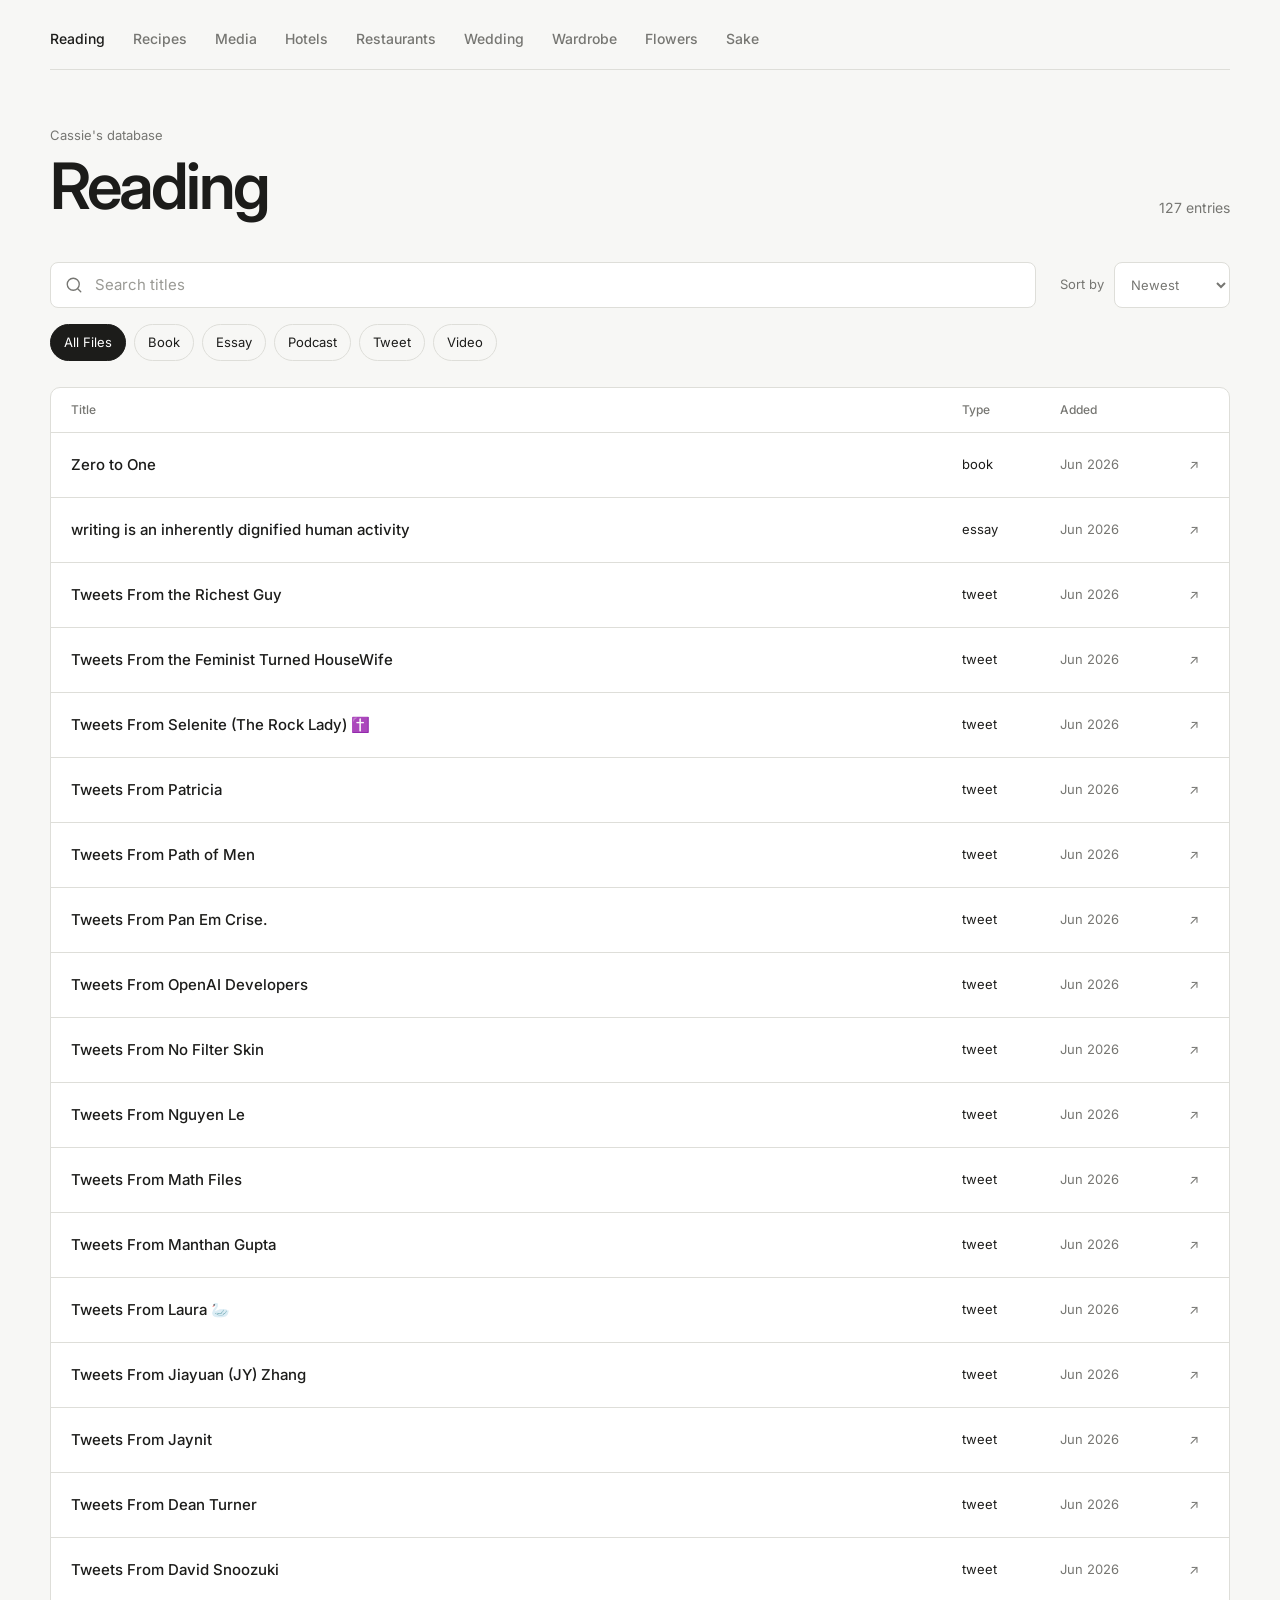
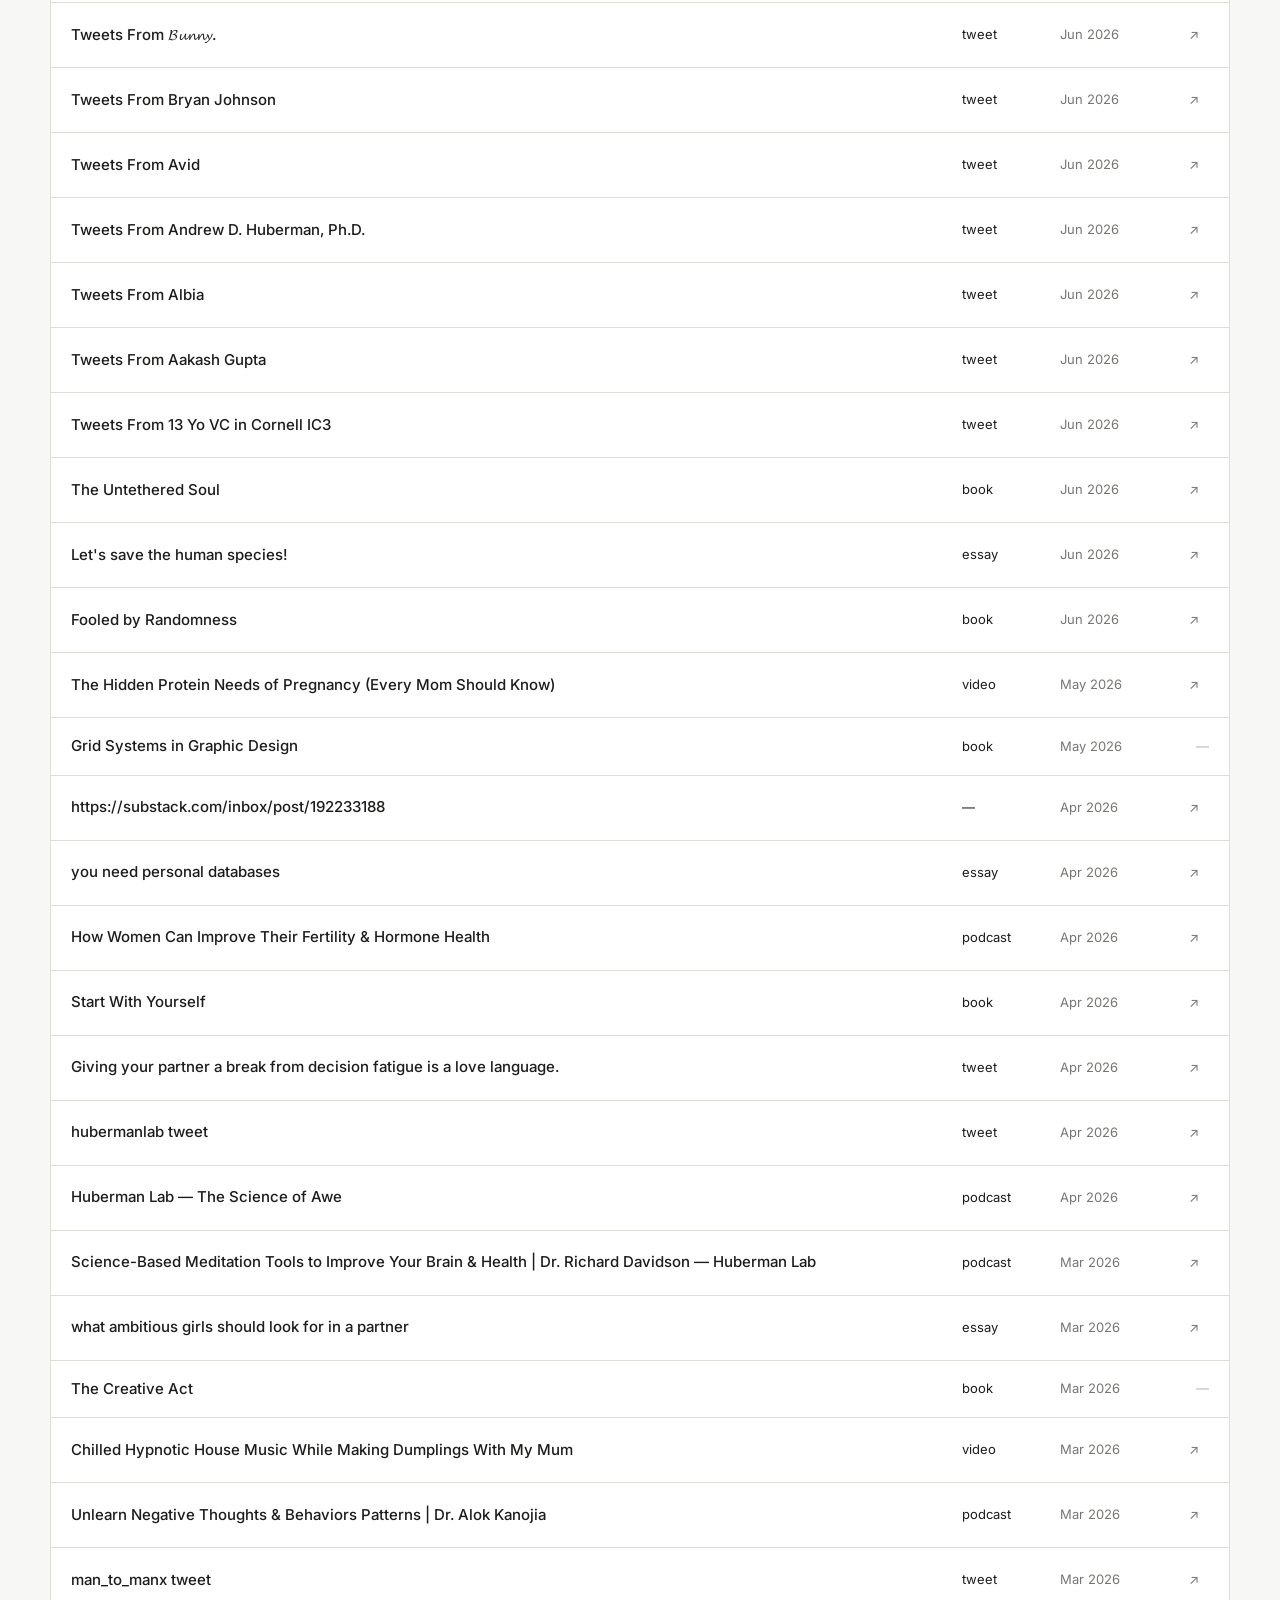
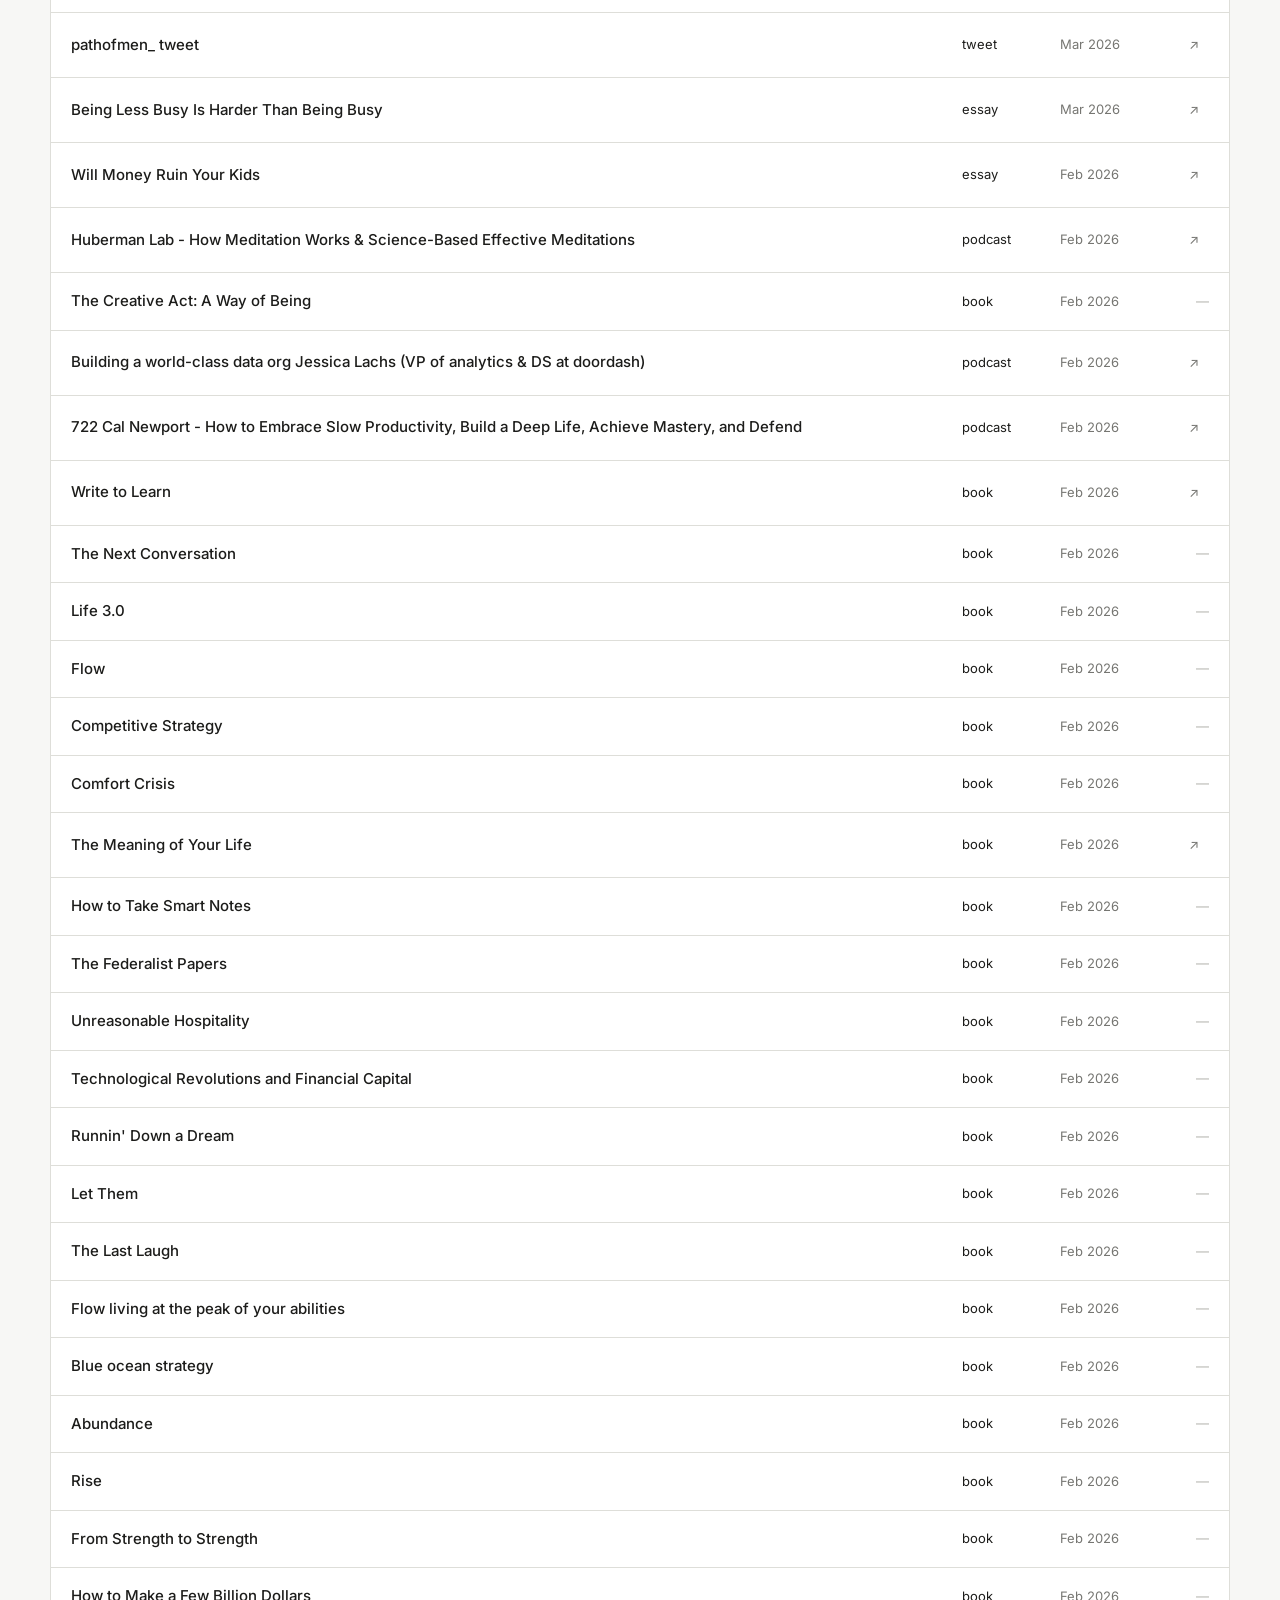
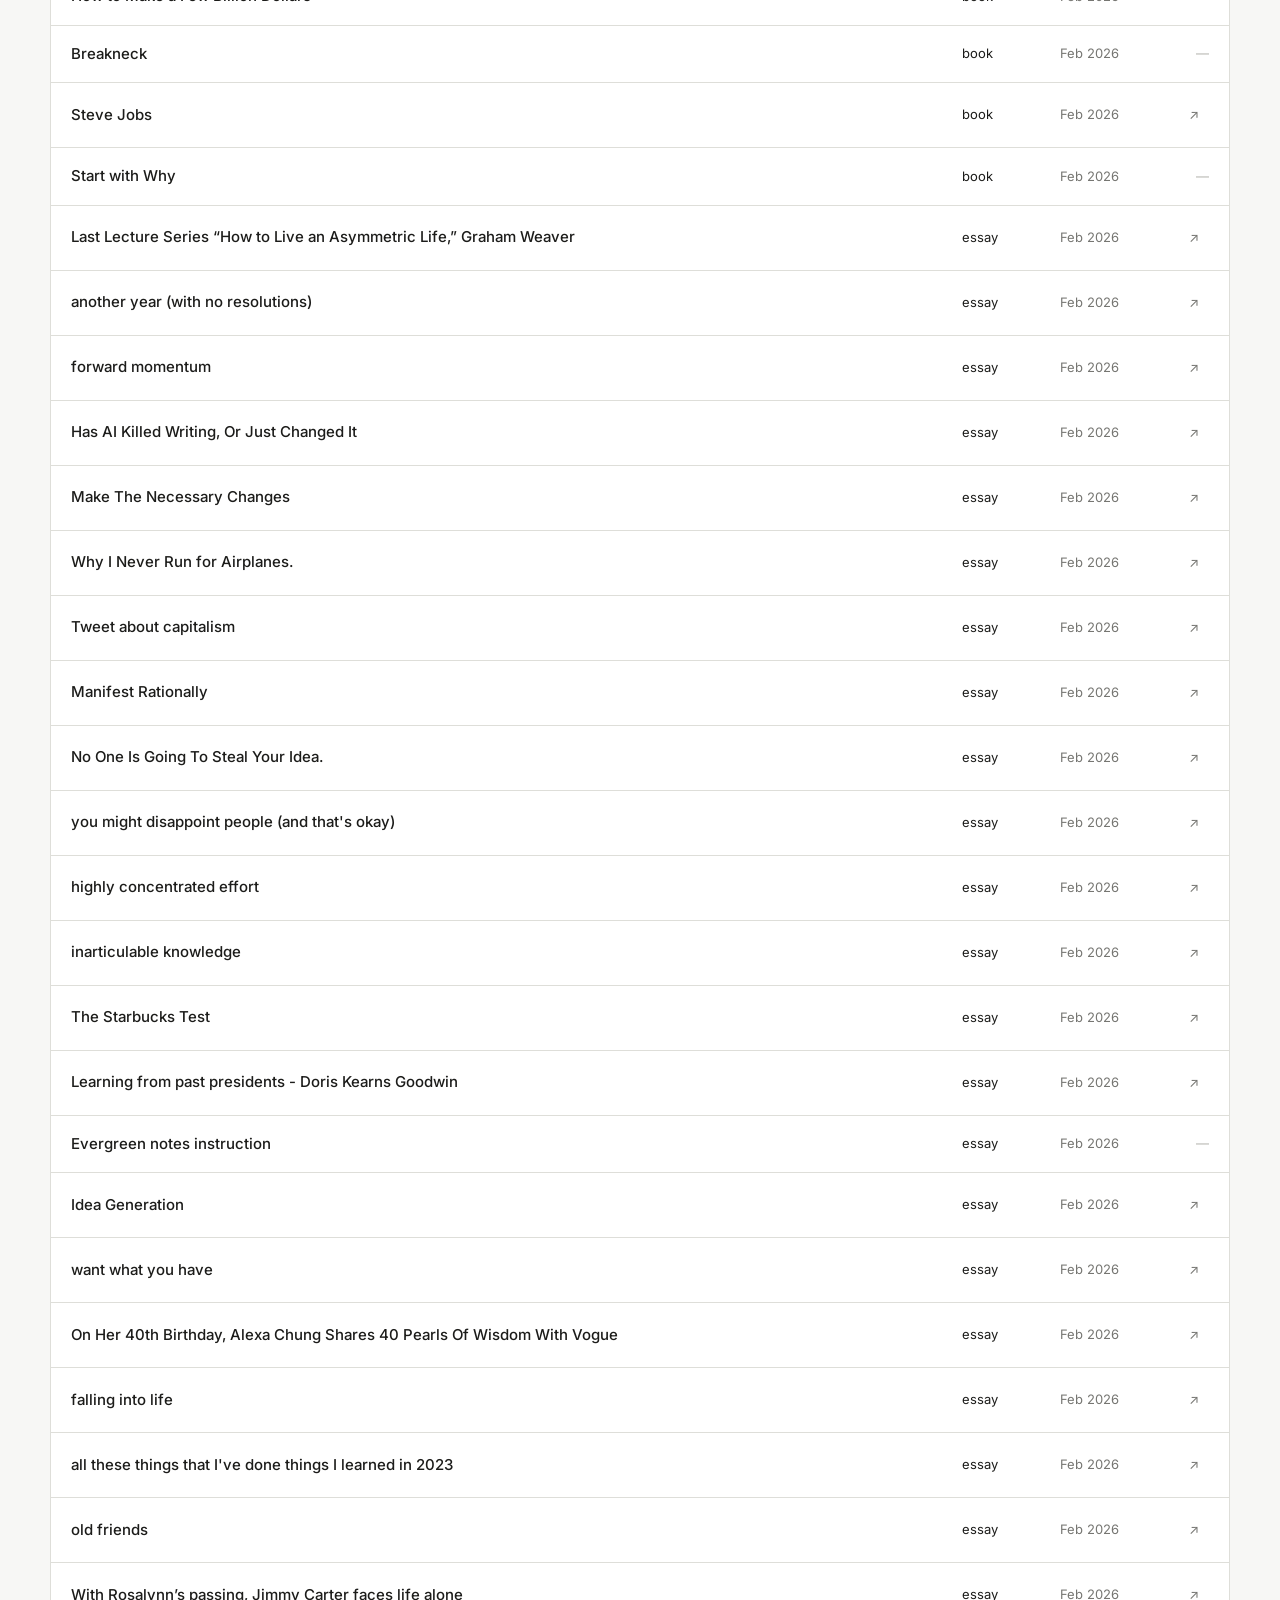
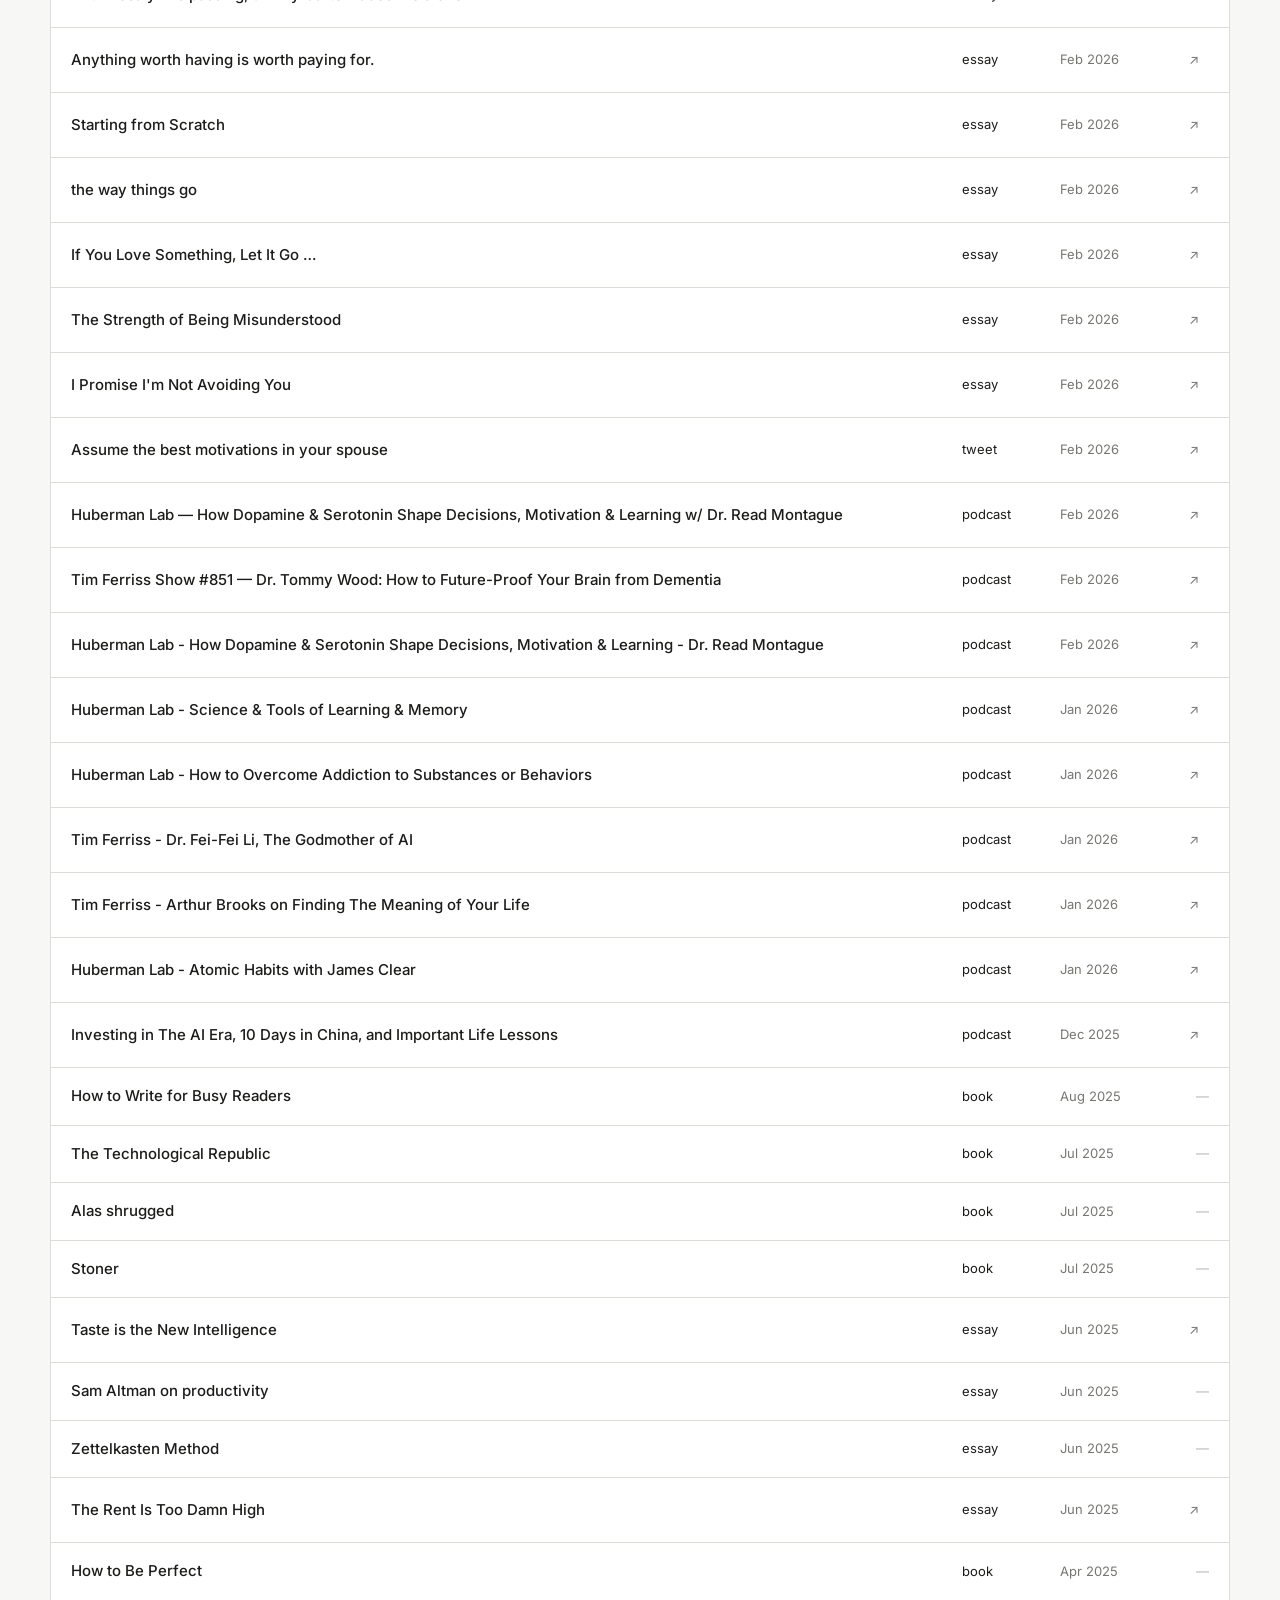
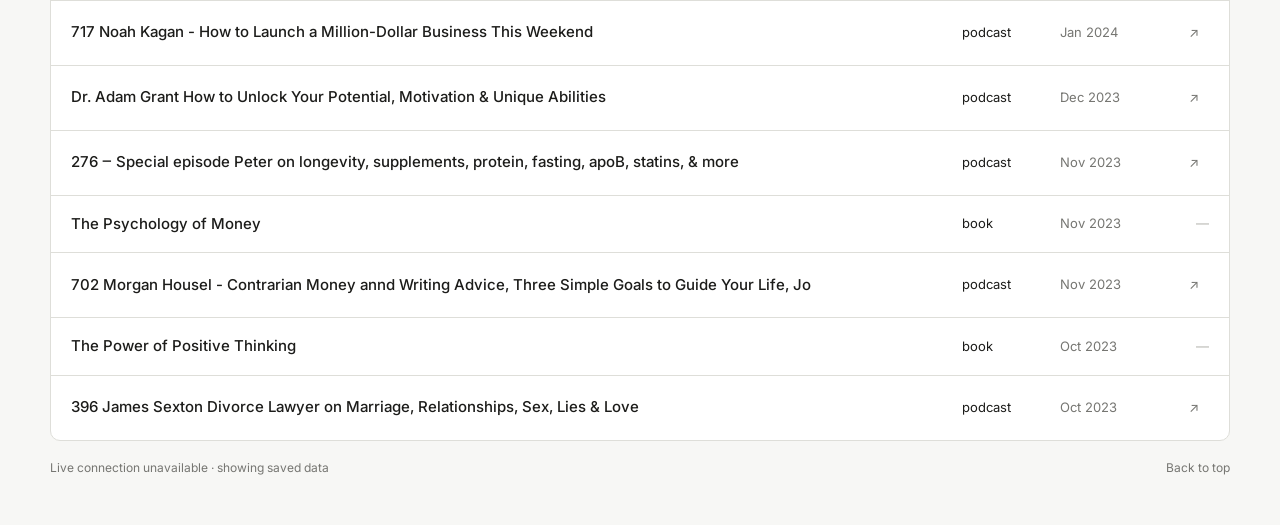
<file: index.html>
<!doctype html>
<html lang="en">
  <head>
    <meta charset="UTF-8" />
    <meta name="viewport" content="width=device-width, initial-scale=1.0" />
    <meta name="description" content="cassie's database." />
    <meta property="og:type" content="website" />
    <meta property="og:site_name" content="cassie's database" />
    <meta property="og:title" content="cassie's database" />
    <meta property="og:description" content="Reading, recipes, restaurants, media, wardrobe, wedding, hotels, flowers, and sake." />
    <meta property="og:url" content="https://cassies-personal-database.vercel.app/" />
    <meta property="og:image" content="https://cassies-personal-database.vercel.app/assets/cassies-database-preview-flower.png" />
    <meta property="og:image:secure_url" content="https://cassies-personal-database.vercel.app/assets/cassies-database-preview-flower.png" />
    <meta property="og:image:type" content="image/png" />
    <meta property="og:image:width" content="1190" />
    <meta property="og:image:height" content="1210" />
    <meta name="twitter:card" content="summary_large_image" />
    <meta name="twitter:title" content="cassie's database" />
    <meta name="twitter:description" content="Reading, recipes, restaurants, media, wardrobe, wedding, hotels, flowers, and sake." />
    <meta name="twitter:image" content="https://cassies-personal-database.vercel.app/assets/cassies-database-preview-flower.png" />
    <title>cassie's database</title>
    <link rel="preconnect" href="https://fonts.googleapis.com" />
    <link rel="preconnect" href="https://fonts.gstatic.com" crossorigin />
    <link href="https://fonts.googleapis.com/css2?family=Inter:wght@400;500;600&display=swap" rel="stylesheet" />
    <link rel="stylesheet" href="./styles.css" />
  </head>
  <body>
    <main class="page" id="top">
      <nav class="database-nav" id="databaseNav" aria-label="Databases"></nav>

      <header class="page-header">
        <div>
          <p class="eyebrow">Cassie's database</p>
          <h1 id="pageTitle">Reading</h1>
        </div>
        <p class="count"><span id="totalCount">0</span> entries</p>
      </header>

      <section class="controls" aria-label="Database controls">
        <label class="search-field">
          <span class="sr-only">Search database</span>
          <svg aria-hidden="true" viewBox="0 0 24 24"><path d="m21 21-4.35-4.35m2.35-5.65a8 8 0 1 1-16 0 8 8 0 0 1 16 0Z" /></svg>
          <input id="searchInput" type="search" placeholder="Search titles" autocomplete="off" />
        </label>

        <label class="sort-field">
          <span>Sort by</span>
          <select id="sortSelect">
            <option value="newest">Newest</option>
            <option value="oldest">Oldest</option>
            <option value="az">A–Z</option>
            <option value="za">Z–A</option>
          </select>
        </label>

        <nav class="category-tabs" id="categoryTabs" aria-label="Filters"></nav>
      </section>

      <div class="table-wrap">
        <table>
          <thead id="tableHead"></thead>
          <tbody id="tableRows"></tbody>
        </table>
        <div class="empty-state" id="emptyState" hidden><p>No matching entries.</p></div>
      </div>

      <footer>
        <span id="sourceNote" aria-live="polite">Connecting to Supabase</span>
        <button id="backToTop" type="button">Back to top</button>
      </footer>
    </main>

    <script src="./reading-data.js"></script>
    <script src="./collections-data.js"></script>
    <script src="./wardrobe-data.js"></script>
    <script src="./wedding-data.js"></script>
    <script src="./hotels-data.js"></script>
    <script src="./app.js"></script>
    <script src="./flower-filters.js"></script>
    <script src="./hotels-page.js"></script>
  </body>
</html>
</file>
<file: styles.css>
:root {
  --background: #f7f7f5;
  --surface: #ffffff;
  --text: #1c1c1a;
  --muted: #767672;
  --border: #deded9;
  --soft-border: rgba(28, 28, 26, .07);
  --hairline: .5px;
  --wardrobe-line: rgba(28, 28, 26, .028);
  --hover: #f3f3f0;
}

* { box-sizing: border-box; }
html { scroll-behavior: smooth; }
body { margin: 0; min-width: 320px; min-height: 100vh; color: var(--text); background: var(--background); font-family: "Inter", -apple-system, BlinkMacSystemFont, "Segoe UI", sans-serif; font-size: 15px; line-height: 1.5; -webkit-font-smoothing: antialiased; }
button, input, select { color: inherit; font: inherit; }
.page { width: min(1180px, calc(100% - 48px)); margin: 0 auto; padding: 28px 0 48px; }

.database-nav { display: flex; gap: 28px; overflow-x: auto; padding: 0 0 20px; border-bottom: 1px solid var(--border); scrollbar-width: none; }
.database-nav::-webkit-scrollbar { display: none; }
.database-link { flex: 0 0 auto; color: var(--muted); font-size: 14px; font-weight: 500; text-decoration: none; }
.database-link:hover { color: var(--text); }
.database-link.active { color: var(--text); }

.page-header { display: flex; align-items: end; justify-content: space-between; gap: 24px; margin: 56px 0 44px; }
.eyebrow { margin: 0 0 8px; color: var(--muted); font-size: 13px; }
h1 { margin: 0; font-size: clamp(40px, 6vw, 64px); font-weight: 600; letter-spacing: -.045em; line-height: 1; }
.count { margin: 0; color: var(--muted); font-size: 14px; }

.controls { display: grid; grid-template-columns: minmax(220px, 1fr) auto; gap: 16px 24px; align-items: center; margin-bottom: 24px; }
.search-field { position: relative; display: flex; grid-column: 1; grid-row: 1; align-items: center; }
.search-field svg { position: absolute; left: 15px; width: 18px; height: 18px; fill: none; stroke: var(--muted); stroke-linecap: round; stroke-width: 1.8; }
.search-field input { width: 100%; height: 46px; padding: 0 16px 0 44px; border: 1px solid var(--border); border-radius: 8px; outline: none; background: var(--surface); }
.search-field input:focus { border-color: var(--text); }
.search-field input::placeholder { color: #9a9a95; }
.sort-field { display: flex; grid-column: 2; grid-row: 1; align-items: center; gap: 10px; color: var(--muted); font-size: 13px; }
.sort-field select { min-width: 116px; height: 46px; padding: 0 34px 0 12px; border: 1px solid var(--border); border-radius: 8px; outline: none; background: var(--surface); }
.category-tabs { display: flex; flex-direction: column; grid-column: 1 / -1; grid-row: 2; gap: 10px; overflow-x: auto; padding-bottom: 2px; scrollbar-width: none; }
.category-tabs::-webkit-scrollbar { display: none; }
.filter-group { display: flex; align-items: center; gap: 12px; }
.filter-label { flex: 0 0 56px; color: var(--muted); font-size: 12px; font-weight: 500; }
.filter-options { display: flex; gap: 8px; }
.tab { flex: 0 0 auto; padding: 8px 13px; border: 1px solid var(--border); border-radius: 999px; background: transparent; cursor: pointer; font-size: 13px; text-transform: capitalize; }
.tab:hover { background: var(--hover); }
.tab.active { color: white; border-color: var(--text); background: var(--text); }
.wardrobe-view-toggle { display: flex; gap: 8px; overflow-x: auto; scrollbar-width: none; }
.wardrobe-view-toggle::-webkit-scrollbar { display: none; }
.view-tab { height: 46px; padding: 0 24px; font-size: 14px; text-transform: none; }

.table-wrap { overflow-x: auto; border: 1px solid var(--border); border-radius: 10px; background: var(--surface); }
table { width: 100%; border-collapse: collapse; table-layout: auto; }
th { padding: 13px 20px; color: var(--muted); border-bottom: 1px solid var(--border); font-size: 12px; font-weight: 500; text-align: left; white-space: nowrap; }
td { padding: 17px 20px; border-bottom: 1px solid var(--border); vertical-align: middle; font-size: 13px; }
tbody tr:last-child td { border-bottom: 0; }
tbody tr:hover { background: var(--hover); }
.icon-cell { width: 70px; padding-right: 4px; text-align: center; }
.pixel-icon {
  display: inline-grid;
  place-items: center;
  width: 42px;
  height: 42px;
  image-rendering: pixelated;
  transform: translateY(1px);
}
.pixel-icon svg {
  width: 34px;
  height: 34px;
  overflow: visible;
  filter: drop-shadow(2px 2px 0 rgba(28, 28, 26, .14));
  shape-rendering: crispEdges;
}
.wardrobe-image-icon img {
  display: block;
  width: 46px;
  height: 46px;
  object-fit: contain;
  image-rendering: pixelated;
  filter: drop-shadow(2px 2px 0 rgba(28, 28, 26, .12));
}
.pixel-icon-shirt svg,
.pixel-icon-jacket svg,
.pixel-icon-dress svg { transform: scale(1.04); }
.primary-cell { min-width: 230px; color: var(--text); font-size: 15px; font-weight: 500; }
.detail-cell { max-width: 500px; color: var(--muted); line-height: 1.45; }
.date-cell { color: var(--muted); white-space: nowrap; }
.open-link { display: grid; place-items: center; width: 30px; height: 30px; margin-left: auto; color: var(--muted); border-radius: 6px; text-decoration: none; }
.open-link:hover { color: var(--text); background: #e9e9e5; }
.no-link-mark { display: block; color: #b5b5af; text-align: right; }
.empty-state { padding: 64px 20px; color: var(--muted); text-align: center; }
footer { display: flex; justify-content: space-between; margin-top: 18px; color: var(--muted); font-size: 12px; }
footer button { padding: 0; border: 0; background: none; cursor: pointer; font-size: 12px; }
footer button:hover { color: var(--text); }
.sr-only { position: absolute; width: 1px; height: 1px; padding: 0; margin: -1px; overflow: hidden; clip: rect(0,0,0,0); white-space: nowrap; border: 0; }

body[data-database="wardrobe"] .page {
  width: min(1180px, calc(100% - 48px));
}

body[data-database="wardrobe"] .table-wrap {
  border-color: var(--soft-border);
  border-radius: 8px;
}

body[data-database="wardrobe"] .table-wrap.wardrobe-board-wrap {
  overflow: hidden;
  border: var(--hairline) solid var(--soft-border);
  background: var(--surface);
}

body[data-database="wardrobe"] table {
  table-layout: fixed;
}

body[data-database="wardrobe"] th,
body[data-database="wardrobe"] td {
  padding: 14px 20px;
}

body[data-database="wardrobe"] th:first-child,
body[data-database="wardrobe"] td:first-child {
  width: 40%;
}

body[data-database="wardrobe"] th:nth-child(2),
body[data-database="wardrobe"] td:nth-child(2) {
  width: 14%;
}

body[data-database="wardrobe"] th:nth-child(3),
body[data-database="wardrobe"] td:nth-child(3) {
  width: auto;
}

body[data-database="wardrobe"] th:nth-child(4),
body[data-database="wardrobe"] td:nth-child(4) {
  width: 56px;
  padding-left: 8px;
  padding-right: 18px;
  text-align: right;
}

body[data-database="wardrobe"] .primary-cell {
  min-width: 0;
  font-size: 14px;
  letter-spacing: -.01em;
}

body[data-database="wardrobe"] .detail-cell {
  max-width: none;
  color: #686864;
  font-size: 13px;
}

body[data-database="wardrobe"] .icon-cell {
  text-align: left;
}

.wardrobe-item {
  display: flex;
  align-items: center;
  gap: 18px;
  min-width: 0;
}

.wardrobe-item > span {
  min-width: 0;
  overflow: hidden;
  text-overflow: ellipsis;
  white-space: nowrap;
}

.wardrobe-image-icon {
  flex: 0 0 auto;
  width: 54px;
  height: 54px;
  padding: 0;
  border: 0;
  border-radius: 8px;
  background: transparent;
  cursor: zoom-in;
  image-rendering: pixelated;
  transform: none;
}

.wardrobe-image-icon:hover {
  background: #ecece8;
}

.wardrobe-zoom-link {
  border: 0;
  background: transparent;
  cursor: zoom-in;
}

.wardrobe-image-icon img {
  width: 54px;
  height: 54px;
  image-rendering: pixelated;
  filter: drop-shadow(2px 2px 0 rgba(28, 28, 26, .12));
}

.wardrobe-image-icon.real-photo img {
  image-rendering: auto;
  filter: drop-shadow(0 4px 8px rgba(28, 28, 26, .1));
}

.wardrobe-image-icon:focus-visible,
.wardrobe-zoom-link:focus-visible,
.image-zoom__close:focus-visible {
  outline: 2px solid var(--text);
  outline-offset: 3px;
}

.image-zoom[hidden] {
  display: none;
}

.image-zoom {
  position: fixed;
  inset: 0;
  z-index: 20;
  display: grid;
  place-items: center;
  padding: 28px;
}

.image-zoom__backdrop {
  position: absolute;
  inset: 0;
  border: 0;
  background: rgba(28, 28, 26, .52);
  cursor: zoom-out;
}

.image-zoom__figure {
  position: relative;
  z-index: 1;
  display: grid;
  justify-items: center;
  width: min(520px, calc(100vw - 48px));
  margin: 0;
  padding: 34px 34px 22px;
  border: var(--hairline) solid var(--soft-border);
  border-radius: 8px;
  background: var(--surface);
  box-shadow: 0 28px 70px rgba(28, 28, 26, .22);
}

.image-zoom__figure img {
  width: min(360px, 72vw);
  height: min(360px, 58vh);
  object-fit: contain;
  image-rendering: pixelated;
  filter: drop-shadow(5px 5px 0 rgba(28, 28, 26, .12));
}

.image-zoom__figure img.real-photo {
  image-rendering: auto;
  filter: drop-shadow(0 6px 12px rgba(28, 28, 26, .12));
}

.image-zoom__figure figcaption {
  margin-top: 16px;
  color: var(--muted);
  font-size: 13px;
  text-transform: capitalize;
}

.image-zoom__close {
  position: absolute;
  top: 12px;
  right: 12px;
  display: grid;
  place-items: center;
  width: 32px;
  height: 32px;
  border: var(--hairline) solid var(--soft-border);
  border-radius: 8px;
  background: var(--surface);
  cursor: pointer;
  font-size: 20px;
  line-height: 1;
}

.image-zoom__close:hover {
  background: var(--hover);
}

body.zoom-open {
  overflow: hidden;
}

.wardrobe-board {
  background: var(--surface);
}

.wardrobe-board-head,
.wardrobe-board-section {
  display: grid;
  grid-template-columns: 122px minmax(0, 1fr);
}

.wardrobe-board-head {
  min-height: 72px;
  border-bottom: var(--hairline) solid var(--wardrobe-line);
}

.wardrobe-board-label,
.wardrobe-board-section-label {
  display: flex;
  align-items: center;
  padding-left: 22px;
  color: var(--muted);
  font-size: 12px;
  font-weight: 500;
}

.wardrobe-board-note {
  display: flex;
  align-items: center;
  justify-content: space-between;
  gap: 16px;
  padding: 0 24px;
  color: var(--muted);
  font-size: 12px;
}

.wardrobe-board-note strong {
  color: var(--text);
  font-size: 13px;
  font-weight: 500;
}

.wardrobe-board-section {
  border-bottom: var(--hairline) solid var(--wardrobe-line);
}

.wardrobe-board-section:last-child {
  border-bottom: 0;
}

.wardrobe-board-section-label {
  align-items: start;
  padding-top: 26px;
  border-right: var(--hairline) solid var(--wardrobe-line);
  text-transform: capitalize;
}

.wardrobe-board-rows {
  display: grid;
}

.wardrobe-board-row {
  display: grid;
  grid-template-columns: repeat(5, minmax(0, 1fr));
  border-bottom: var(--hairline) solid var(--wardrobe-line);
}

.wardrobe-board-row:last-child {
  border-bottom: 0;
}

.wardrobe-board-piece {
  position: relative;
  display: grid;
  grid-template-rows: 138px auto;
  min-height: 202px;
  padding: 18px 16px 15px;
  border: 0;
  border-right: var(--hairline) solid var(--wardrobe-line);
  background: var(--surface);
  appearance: none;
  -webkit-appearance: none;
  text-align: center;
  cursor: zoom-in;
}

.wardrobe-board-piece:nth-child(5n),
.wardrobe-board-piece:last-child {
  border-right: 0;
}

.wardrobe-board-piece:hover {
  background: #fbfbf9;
}

.wardrobe-board-piece:focus-visible {
  outline: 2px solid var(--text);
  outline-offset: -3px;
}

.wardrobe-board-piece img {
  align-self: end;
  justify-self: center;
  width: min(146px, 92%);
  height: 132px;
  object-fit: contain;
  image-rendering: pixelated;
  filter: drop-shadow(0 7px 10px rgba(28, 28, 26, .08));
}

.wardrobe-board-piece.real-photo img {
  image-rendering: auto;
}

.wardrobe-board-piece-name {
  align-self: end;
  margin-top: 12px;
  overflow: hidden;
  color: var(--text);
  font-size: 13px;
  font-weight: 500;
  line-height: 1.25;
  text-overflow: ellipsis;
  white-space: nowrap;
}

.wardrobe-board-piece-meta {
  margin-top: 4px;
  overflow: hidden;
  color: var(--muted);
  font-size: 11px;
  line-height: 1.2;
  text-overflow: ellipsis;
  white-space: nowrap;
}

@media (max-width: 700px) {
  .page { width: min(100% - 24px, 620px); padding-top: 18px; }
  .database-nav { gap: 22px; }
  .page-header { margin: 40px 0 32px; }
  .controls { grid-template-columns: 1fr; gap: 12px; }
  .sort-field { display: none; }
  .category-tabs { grid-column: 1; }
  .table-wrap { border-radius: 8px; }
  th, td { padding-left: 14px; padding-right: 14px; }
  .hide-mobile { display: none; }
  .icon-cell { display: table-cell; width: 50px; padding-left: 10px; padding-right: 0; }
  .pixel-icon { width: 34px; height: 34px; }
  .pixel-icon svg { width: 30px; height: 30px; }
  .wardrobe-image-icon img { width: 36px; height: 36px; }
  .primary-cell { min-width: 0; width: 42%; font-size: 14px; }
  .detail-cell { min-width: 220px; }
  body[data-database="wardrobe"] .page { width: min(100% - 24px, 620px); }
  body[data-database="wardrobe"] .table-wrap { overflow-x: auto; border-radius: 8px; }
  body[data-database="wardrobe"] .table-wrap.wardrobe-board-wrap { overflow-x: auto; }
  .wardrobe-board-head,
  .wardrobe-board-section { min-width: 720px; grid-template-columns: 94px minmax(0, 1fr); }
  .wardrobe-board-row { grid-template-columns: repeat(5, 125px); }
  .wardrobe-board-piece { min-height: 178px; grid-template-rows: 116px auto; padding: 14px 12px; }
  .wardrobe-board-piece img { height: 108px; }
  body[data-database="wardrobe"] table { min-width: 520px; table-layout: fixed; }
  body[data-database="wardrobe"] th,
  body[data-database="wardrobe"] td { padding: 13px 10px; }
  body[data-database="wardrobe"] th:first-child,
  body[data-database="wardrobe"] td:first-child { width: 260px; padding-left: 12px; }
  body[data-database="wardrobe"] th:nth-child(2),
  body[data-database="wardrobe"] td:nth-child(2) { width: 86px; }
  body[data-database="wardrobe"] th:nth-child(3),
  body[data-database="wardrobe"] td:nth-child(3) { width: 128px; }
  body[data-database="wardrobe"] th:nth-child(4),
  body[data-database="wardrobe"] td:nth-child(4) { width: 46px; padding-right: 12px; }
  body[data-database="wardrobe"] .primary-cell { width: auto; font-size: 14px; }
  body[data-database="wardrobe"] .detail-cell { min-width: 0; font-size: 12.5px; line-height: 1.35; }
  body[data-database="wardrobe"] .wardrobe-image-icon img { width: 38px; height: 38px; }
  .wardrobe-item { gap: 12px; }
  .image-zoom { padding: 18px; }
  .image-zoom__figure { width: min(420px, calc(100vw - 28px)); padding: 30px 20px 18px; }
  .image-zoom__figure img { width: min(300px, 74vw); height: min(300px, 52vh); }
}

@media (max-width: 460px) {
  body { font-size: 14px; }
  .count { display: none; }
  td { padding-top: 15px; padding-bottom: 15px; }
  .database-nav { gap: 20px; }
  body[data-database="wardrobe"] th,
  body[data-database="wardrobe"] td { padding-top: 12px; padding-bottom: 12px; }
  body[data-database="wardrobe"] th:first-child,
  body[data-database="wardrobe"] td:first-child { width: 254px; padding-left: 10px; }
  body[data-database="wardrobe"] th:nth-child(2),
  body[data-database="wardrobe"] td:nth-child(2) { width: 84px; }
  body[data-database="wardrobe"] th:nth-child(3),
  body[data-database="wardrobe"] td:nth-child(3) { width: 128px; }
  body[data-database="wardrobe"] th:nth-child(4),
  body[data-database="wardrobe"] td:nth-child(4) { width: 44px; }
  body[data-database="wardrobe"] .primary-cell { font-size: 13.5px; }
  body[data-database="wardrobe"] .detail-cell { font-size: 12px; }
}
</file>
